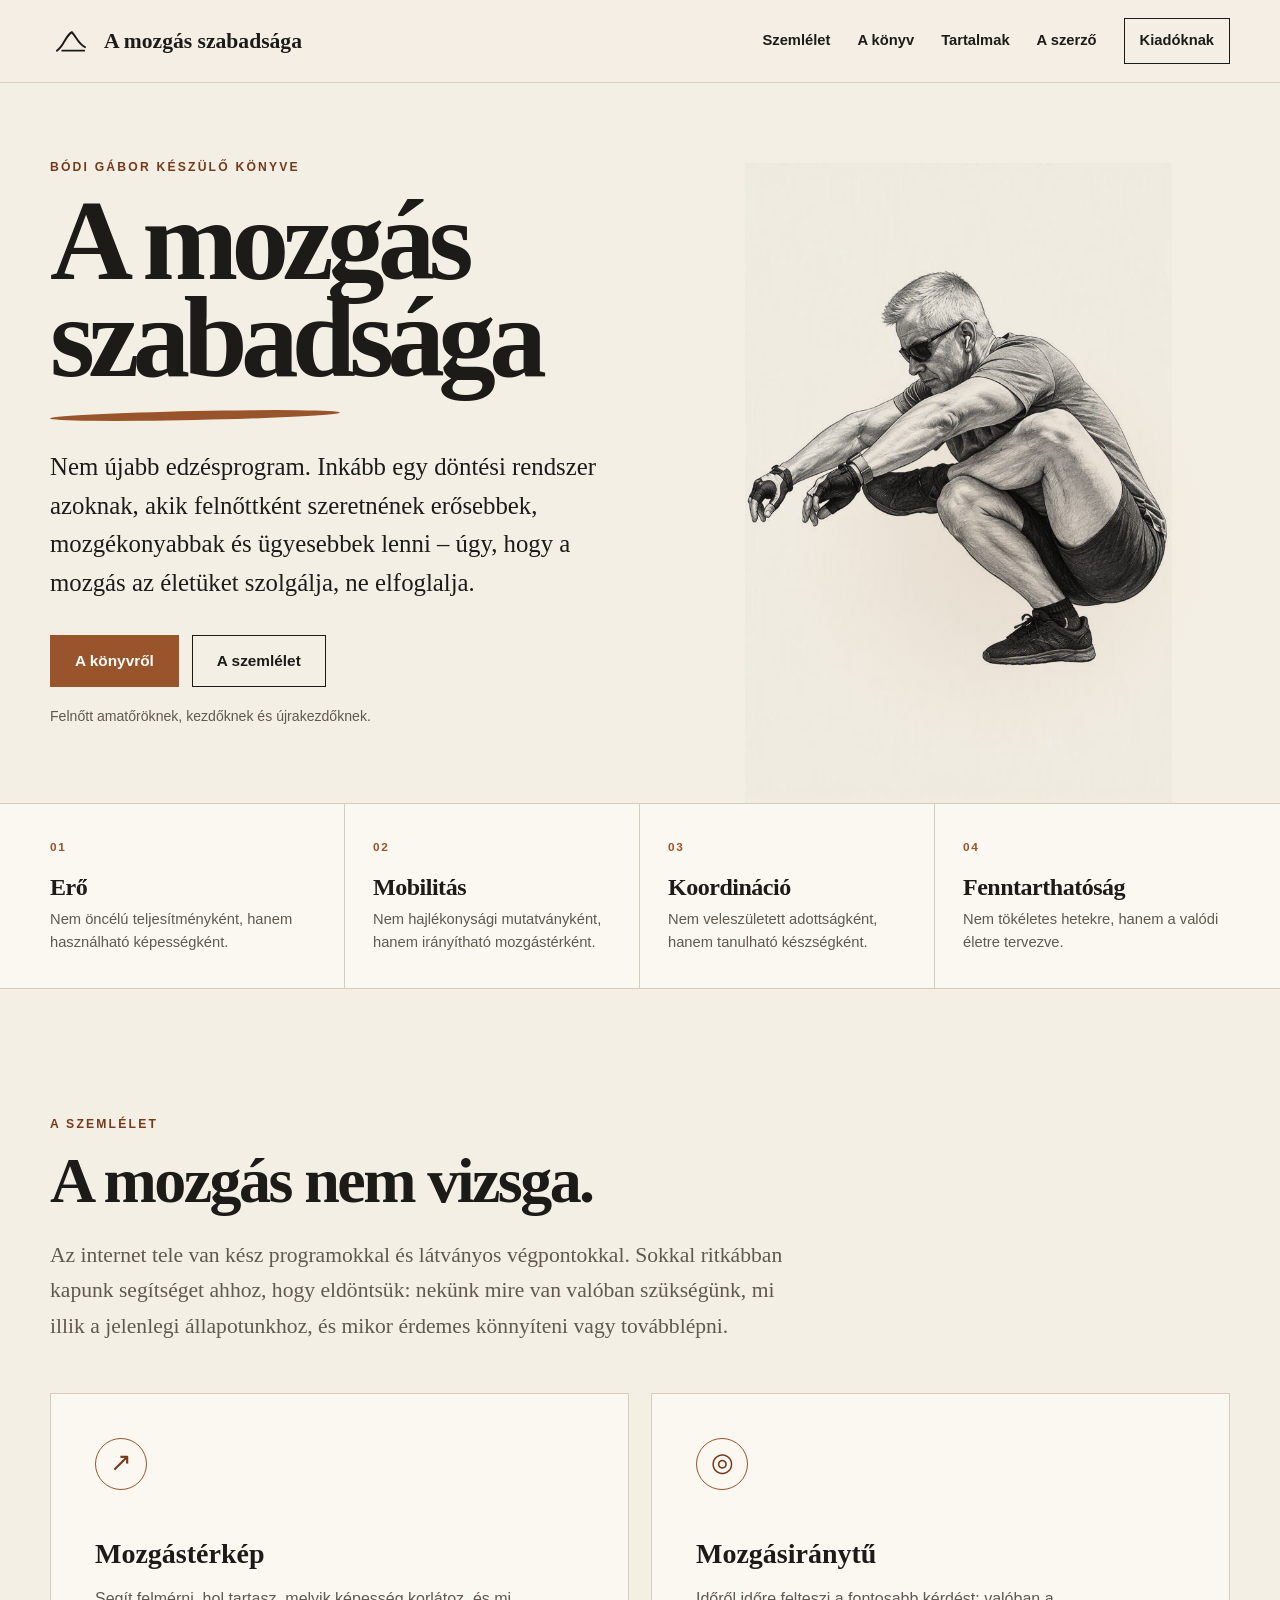
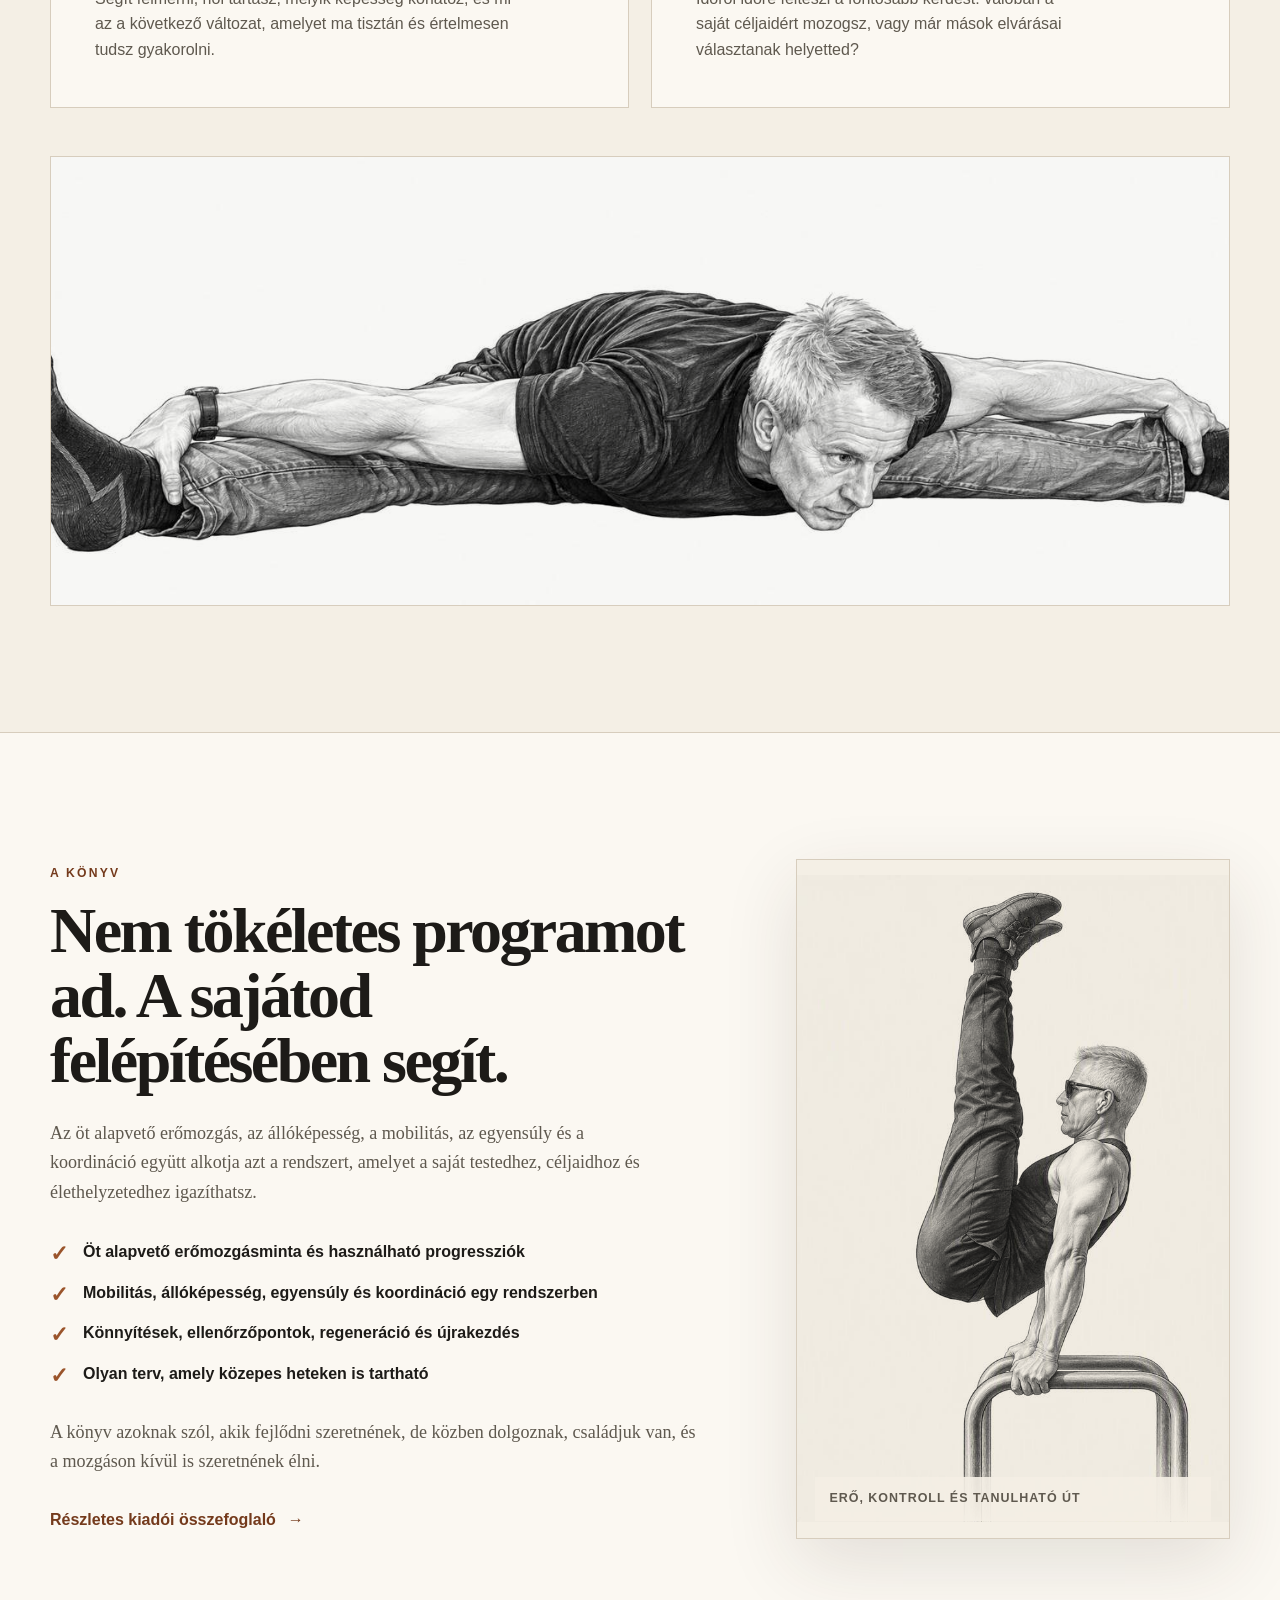
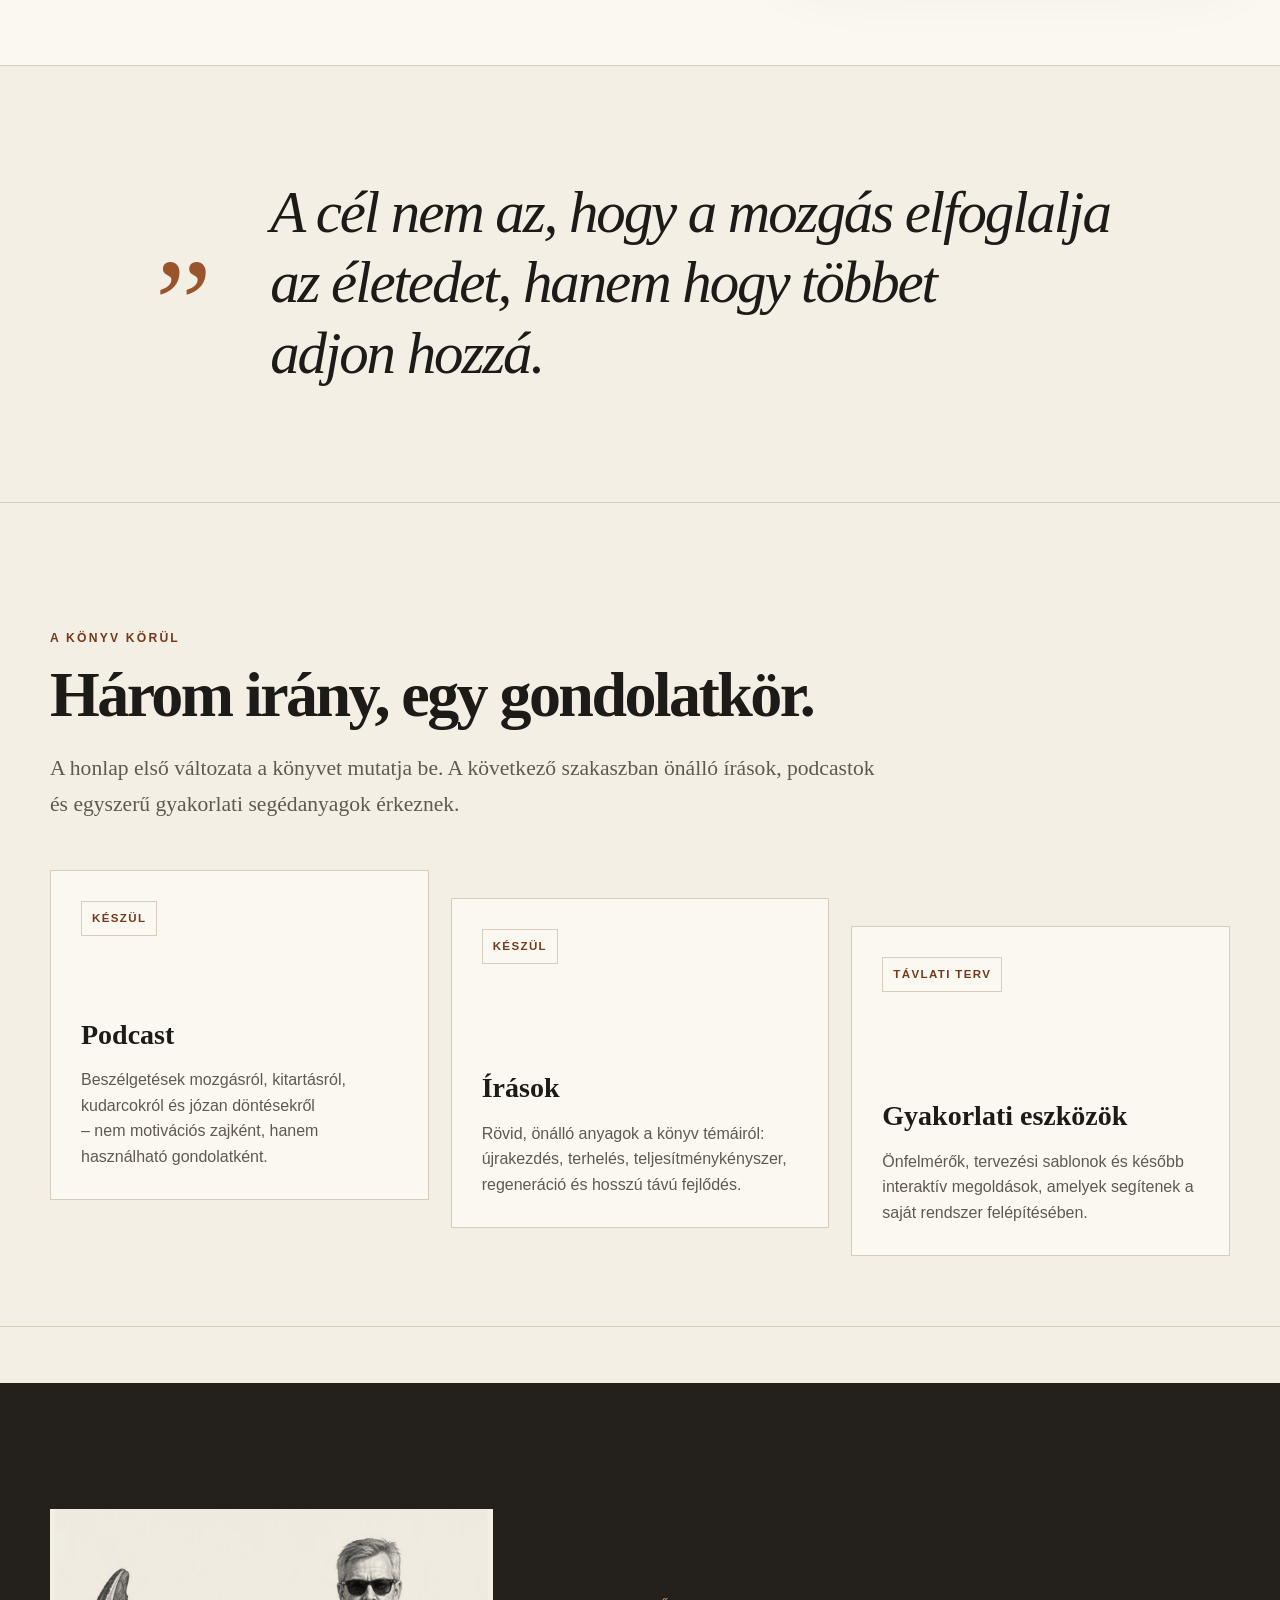
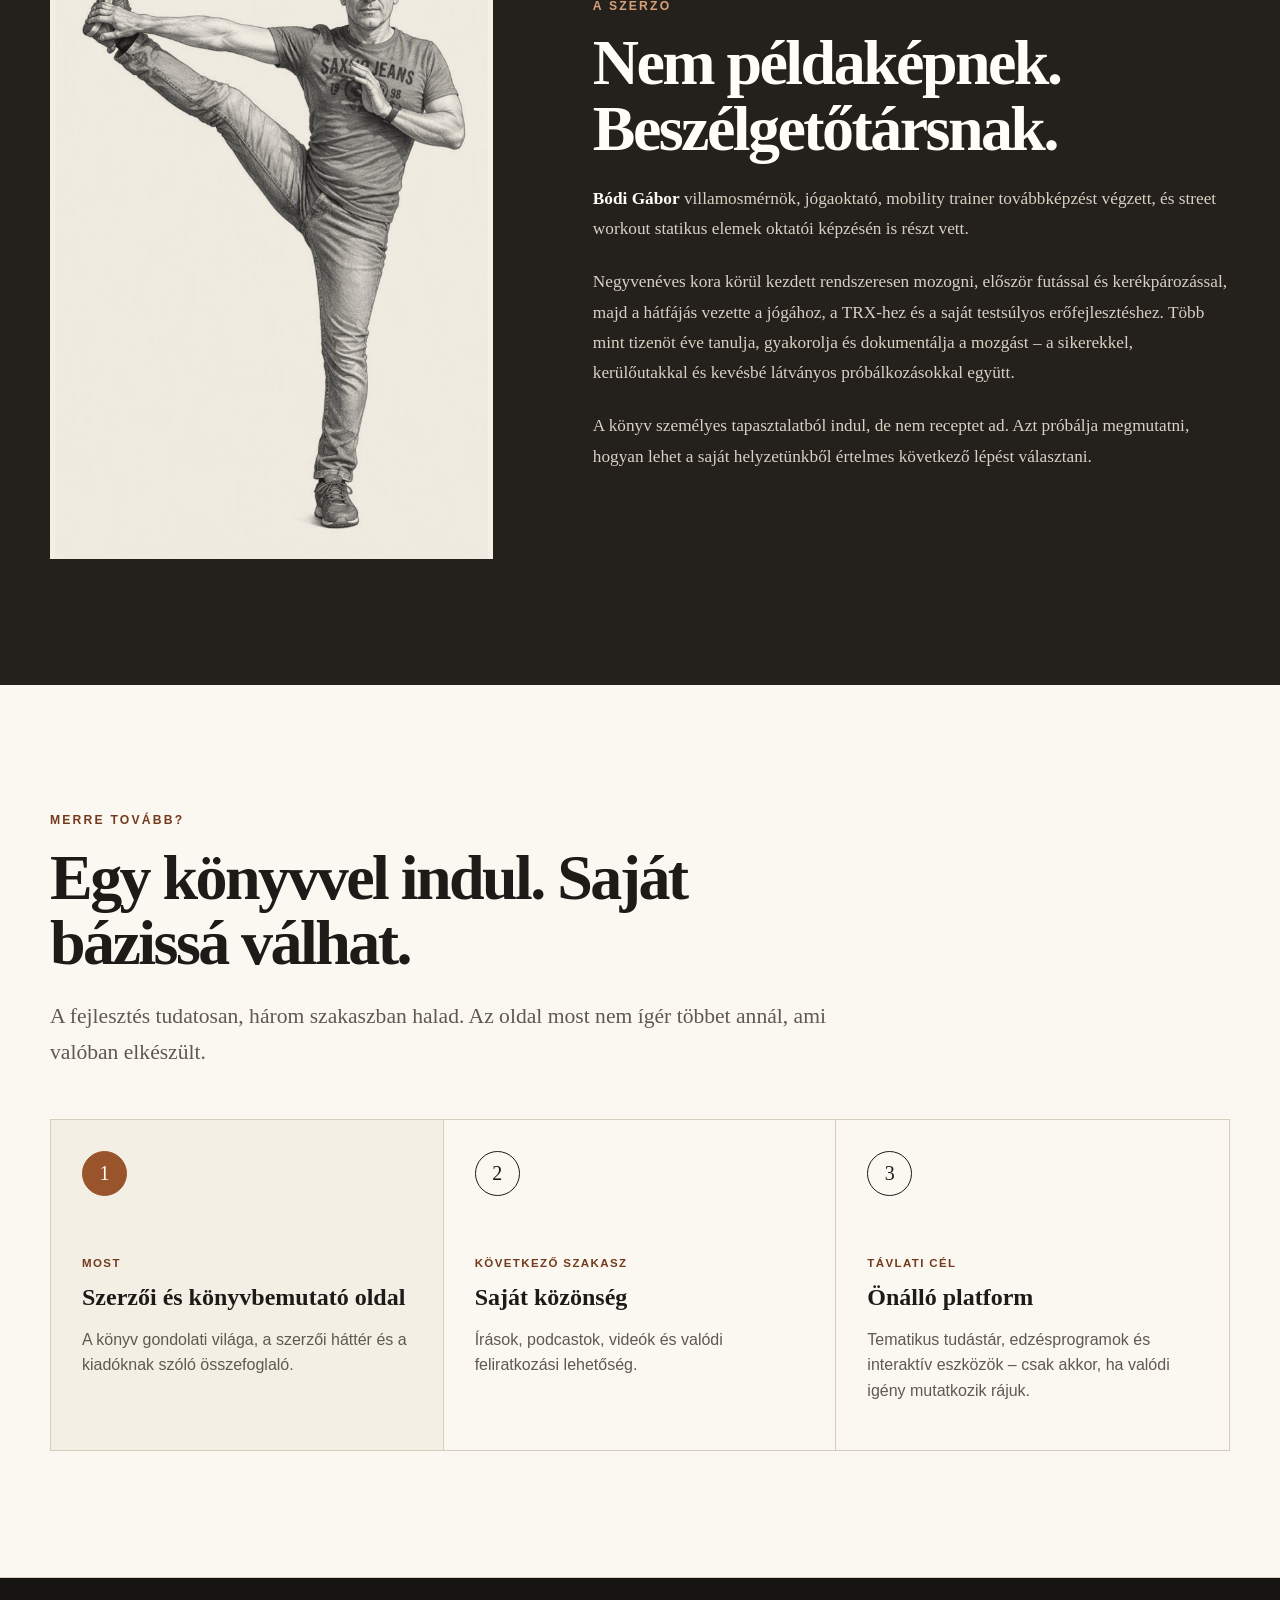
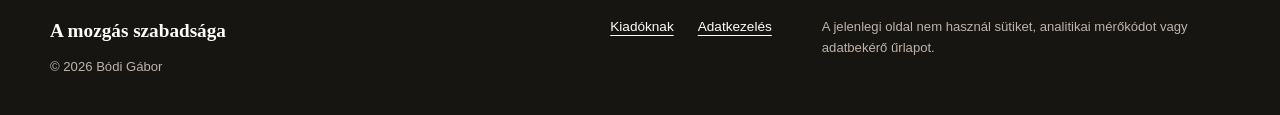
<file: index.html>
<!doctype html>
<html lang="hu">
<head>
  <meta charset="utf-8">
  <meta name="viewport" content="width=device-width, initial-scale=1">
  <title>A mozgás szabadsága – Bódi Gábor könyve</title>
  <meta name="description" content="A mozgás szabadsága készülő könyv felnőtt amatőröknek, kezdőknek és újrakezdőknek: döntési rendszer erőhöz, mobilitáshoz és fenntartható mozgáshoz.">
  <meta name="theme-color" content="#f4efe5">
  <link rel="canonical" href="https://amozgasszabadsaga.lymphater69.workers.dev/">
  <link rel="icon" href="/assets/images/favicon.svg" type="image/svg+xml">
  <link rel="manifest" href="/site.webmanifest">
  <link rel="stylesheet" href="/assets/css/styles.css">
  <meta property="og:type" content="website">
  <meta property="og:locale" content="hu_HU">
  <meta property="og:title" content="A mozgás szabadsága">
  <meta property="og:description" content="Nem újabb edzésprogram. Inkább egy döntési rendszer azoknak, akik felnőttként szeretnének hosszú távon mozogni.">
  <meta property="og:url" content="https://amozgasszabadsaga.lymphater69.workers.dev/">
  <meta property="og:image" content="https://amozgasszabadsaga.lymphater69.workers.dev/assets/images/og-cover.jpg">
  <meta property="og:image:width" content="1200">
  <meta property="og:image:height" content="630">
  <meta name="twitter:card" content="summary_large_image">
  <script type="application/ld+json">
  {
    "@context": "https://schema.org",
    "@type": "Book",
    "name": "A mozgás szabadsága",
    "author": {
      "@type": "Person",
      "name": "Bódi Gábor"
    },
    "inLanguage": "hu",
    "bookFormat": "https://schema.org/PrintBook",
    "description": "Gyakorlati ismeretterjesztő könyv a hosszú távon fenntartható mozgásról, felnőtt amatőröknek, kezdőknek és újrakezdőknek."
  }
  </script>
</head>
<body>
  <a class="skip-link" href="#tartalom">Ugrás a tartalomra</a>

  <header class="site-header" data-header>
    <div class="container header-inner">
      <a class="brand" href="/" aria-label="A mozgás szabadsága – kezdőlap">
        <span class="brand-mark" aria-hidden="true">
          <svg viewBox="0 0 48 48" role="img">
            <path d="M8 35c8-5 10-18 17-21 5 5 7 13 15 17" fill="none" stroke="currentColor" stroke-width="2.2" stroke-linecap="round"/>
            <path d="M14 35h25" fill="none" stroke="currentColor" stroke-width="2.2" stroke-linecap="round"/>
          </svg>
        </span>
        <span>A mozgás szabadsága</span>
      </a>

      <button class="menu-button" type="button" aria-expanded="false" aria-controls="primary-navigation" data-menu-button>
        <span class="sr-only">Menü megnyitása</span>
        <span></span><span></span><span></span>
      </button>

      <nav class="primary-navigation" id="primary-navigation" aria-label="Elsődleges navigáció" data-menu>
        <a href="#szemlelet">Szemlélet</a>
        <a href="#konyv">A könyv</a>
        <a href="#tartalmak">Tartalmak</a>
        <a href="#szerzo">A szerző</a>
        <a class="nav-cta" href="/kiadoknak/">Kiadóknak</a>
      </nav>
    </div>
  </header>

  <main id="tartalom">
    <section class="hero">
      <div class="container hero-grid">
        <div class="hero-copy">
          <p class="eyebrow">Bódi Gábor készülő könyve</p>
          <h1>A mozgás<br>szabadsága</h1>
          <span class="brush-line" aria-hidden="true"></span>
          <p class="hero-lead">Nem újabb edzésprogram. Inkább egy döntési rendszer azoknak, akik felnőttként szeretnének erősebbek, mozgékonyabbak és ügyesebbek lenni – úgy, hogy a mozgás az életüket szolgálja, ne elfoglalja.</p>
          <div class="button-row">
            <a class="button button-primary" href="#konyv">A könyvről</a>
            <a class="button button-secondary" href="#szemlelet">A szemlélet</a>
          </div>
          <p class="hero-note">Felnőtt amatőröknek, kezdőknek és újrakezdőknek.</p>
        </div>

        <figure class="hero-art">
          <img src="/assets/images/guggolas.jpg" width="667" height="1000" alt="Grafitillusztráció mély guggoló helyzetben végzett mozgásról" fetchpriority="high">
        </figure>
      </div>
    </section>

    <section class="principles" aria-label="A könyv négy alapelve">
      <div class="container principles-grid">
        <article>
          <span class="principle-number">01</span>
          <h2>Erő</h2>
          <p>Nem öncélú teljesítményként, hanem használható képességként.</p>
        </article>
        <article>
          <span class="principle-number">02</span>
          <h2>Mobilitás</h2>
          <p>Nem hajlékonysági mutatványként, hanem irányítható mozgástérként.</p>
        </article>
        <article>
          <span class="principle-number">03</span>
          <h2>Koordináció</h2>
          <p>Nem veleszületett adottságként, hanem tanulható készségként.</p>
        </article>
        <article>
          <span class="principle-number">04</span>
          <h2>Fenntarthatóság</h2>
          <p>Nem tökéletes hetekre, hanem a valódi életre tervezve.</p>
        </article>
      </div>
    </section>

    <section class="section" id="szemlelet">
      <div class="container">
        <div class="section-heading">
          <p class="eyebrow">A szemlélet</p>
          <h2>A mozgás nem vizsga.</h2>
          <p>Az internet tele van kész programokkal és látványos végpontokkal. Sokkal ritkábban kapunk segítséget ahhoz, hogy eldöntsük: nekünk mire van valóban szükségünk, mi illik a jelenlegi állapotunkhoz, és mikor érdemes könnyíteni vagy továbblépni.</p>
        </div>

        <div class="concept-grid">
          <article class="concept-card">
            <span class="concept-icon" aria-hidden="true">↗</span>
            <h3>Mozgástérkép</h3>
            <p>Segít felmérni, hol tartasz, melyik képesség korlátoz, és mi az a következő változat, amelyet ma tisztán és értelmesen tudsz gyakorolni.</p>
          </article>
          <article class="concept-card">
            <span class="concept-icon" aria-hidden="true">◎</span>
            <h3>Mozgásiránytű</h3>
            <p>Időről időre felteszi a fontosabb kérdést: valóban a saját céljaidért mozogsz, vagy már mások elvárásai választanak helyetted?</p>
          </article>
        </div>

        <figure class="wide-art">
          <img src="/assets/images/mobilitas-talajon.jpg" width="1600" height="533" alt="Grafitillusztráció talajon végzett széles terpeszes mobilitási gyakorlatról" loading="lazy">
        </figure>
      </div>
    </section>

    <section class="section section-muted" id="konyv">
      <div class="container book-grid">
        <div class="book-copy">
          <p class="eyebrow">A könyv</p>
          <h2>Nem tökéletes programot ad. A sajátod felépítésében segít.</h2>
          <p>Az öt alapvető erőmozgás, az állóképesség, a mobilitás, az egyensúly és a koordináció együtt alkotja azt a rendszert, amelyet a saját testedhez, céljaidhoz és élethelyzetedhez igazíthatsz.</p>
          <ul class="check-list">
            <li>Öt alapvető erőmozgásminta és használható progressziók</li>
            <li>Mobilitás, állóképesség, egyensúly és koordináció egy rendszerben</li>
            <li>Könnyítések, ellenőrzőpontok, regeneráció és újrakezdés</li>
            <li>Olyan terv, amely közepes heteken is tartható</li>
          </ul>
          <p>A könyv azoknak szól, akik fejlődni szeretnének, de közben dolgoznak, családjuk van, és a mozgáson kívül is szeretnének élni.</p>
          <a class="text-link" href="/kiadoknak/">Részletes kiadói összefoglaló <span aria-hidden="true">→</span></a>
        </div>

        <figure class="book-art">
          <span class="art-caption">Erő, kontroll és tanulható út</span>
          <img src="/assets/images/ero-korlaton.jpg" width="667" height="1000" alt="Grafitillusztráció korláton végzett kontrollált erőgyakorlatról" loading="lazy">
        </figure>
      </div>
    </section>

    <section class="quote-section">
      <div class="container">
        <blockquote>
          <span class="quote-mark" aria-hidden="true">„</span>
          <p>A cél nem az, hogy a mozgás elfoglalja az életedet, hanem hogy többet adjon hozzá.</p>
        </blockquote>
      </div>
    </section>

    <section class="section" id="tartalmak">
      <div class="container">
        <div class="section-heading section-heading-wide">
          <p class="eyebrow">A könyv körül</p>
          <h2>Három irány, egy gondolatkör.</h2>
          <p>A honlap első változata a könyvet mutatja be. A következő szakaszban önálló írások, podcastok és egyszerű gyakorlati segédanyagok érkeznek.</p>
        </div>

        <div class="content-cards">
          <article class="content-card">
            <span class="card-status">Készül</span>
            <h3>Podcast</h3>
            <p>Beszélgetések mozgásról, kitartásról, kudarcokról és józan döntésekről – nem motivációs zajként, hanem használható gondolatként.</p>
          </article>
          <article class="content-card">
            <span class="card-status">Készül</span>
            <h3>Írások</h3>
            <p>Rövid, önálló anyagok a könyv témáiról: újrakezdés, terhelés, teljesítménykényszer, regeneráció és hosszú távú fejlődés.</p>
          </article>
          <article class="content-card">
            <span class="card-status">Távlati terv</span>
            <h3>Gyakorlati eszközök</h3>
            <p>Önfelmérők, tervezési sablonok és később interaktív megoldások, amelyek segítenek a saját rendszer felépítésében.</p>
          </article>
        </div>
      </div>
    </section>

    <section class="section author-section" id="szerzo">
      <div class="container author-grid">
        <figure class="author-art">
          <img src="/assets/images/mobilitas-allva.jpg" width="667" height="1000" alt="Grafitillusztráció álló, kontrollált mobilitási gyakorlatról" loading="lazy">
        </figure>
        <div class="author-copy">
          <p class="eyebrow eyebrow-light">A szerző</p>
          <h2>Nem példaképnek. Beszélgetőtársnak.</h2>
          <p><strong>Bódi Gábor</strong> villamosmérnök, jógaoktató, mobility trainer továbbképzést végzett, és street workout statikus elemek oktatói képzésén is részt vett.</p>
          <p>Negyvenéves kora körül kezdett rendszeresen mozogni, először futással és kerékpározással, majd a hátfájás vezette a jógához, a TRX-hez és a saját testsúlyos erőfejlesztéshez. Több mint tizenöt éve tanulja, gyakorolja és dokumentálja a mozgást – a sikerekkel, kerülőutakkal és kevésbé látványos próbálkozásokkal együtt.</p>
          <p>A könyv személyes tapasztalatból indul, de nem receptet ad. Azt próbálja megmutatni, hogyan lehet a saját helyzetünkből értelmes következő lépést választani.</p>
        </div>
      </div>
    </section>

    <section class="section roadmap-section" aria-labelledby="roadmap-title">
      <div class="container">
        <div class="section-heading section-heading-wide">
          <p class="eyebrow">Merre tovább?</p>
          <h2 id="roadmap-title">Egy könyvvel indul. Saját bázissá válhat.</h2>
          <p>A fejlesztés tudatosan, három szakaszban halad. Az oldal most nem ígér többet annál, ami valóban elkészült.</p>
        </div>

        <ol class="roadmap">
          <li class="is-current">
            <span class="roadmap-number">1</span>
            <div>
              <span class="roadmap-state">Most</span>
              <h3>Szerzői és könyvbemutató oldal</h3>
              <p>A könyv gondolati világa, a szerzői háttér és a kiadóknak szóló összefoglaló.</p>
            </div>
          </li>
          <li>
            <span class="roadmap-number">2</span>
            <div>
              <span class="roadmap-state">Következő szakasz</span>
              <h3>Saját közönség</h3>
              <p>Írások, podcastok, videók és valódi feliratkozási lehetőség.</p>
            </div>
          </li>
          <li>
            <span class="roadmap-number">3</span>
            <div>
              <span class="roadmap-state">Távlati cél</span>
              <h3>Önálló platform</h3>
              <p>Tematikus tudástár, edzésprogramok és interaktív eszközök – csak akkor, ha valódi igény mutatkozik rájuk.</p>
            </div>
          </li>
        </ol>
      </div>
    </section>
  </main>

  <footer class="site-footer">
    <div class="container footer-grid">
      <div>
        <a class="footer-brand" href="/">A mozgás szabadsága</a>
        <p>© <span data-year>2026</span> Bódi Gábor</p>
      </div>
      <nav aria-label="Lábléc navigáció">
        <a href="/kiadoknak/">Kiadóknak</a>
        <a href="/adatkezeles/">Adatkezelés</a>
      </nav>
      <p class="privacy-note">A jelenlegi oldal nem használ sütiket, analitikai mérőkódot vagy adatbekérő űrlapot.</p>
    </div>
  </footer>

  <script src="/assets/js/site.js" defer></script>
</body>
</html>
</file>
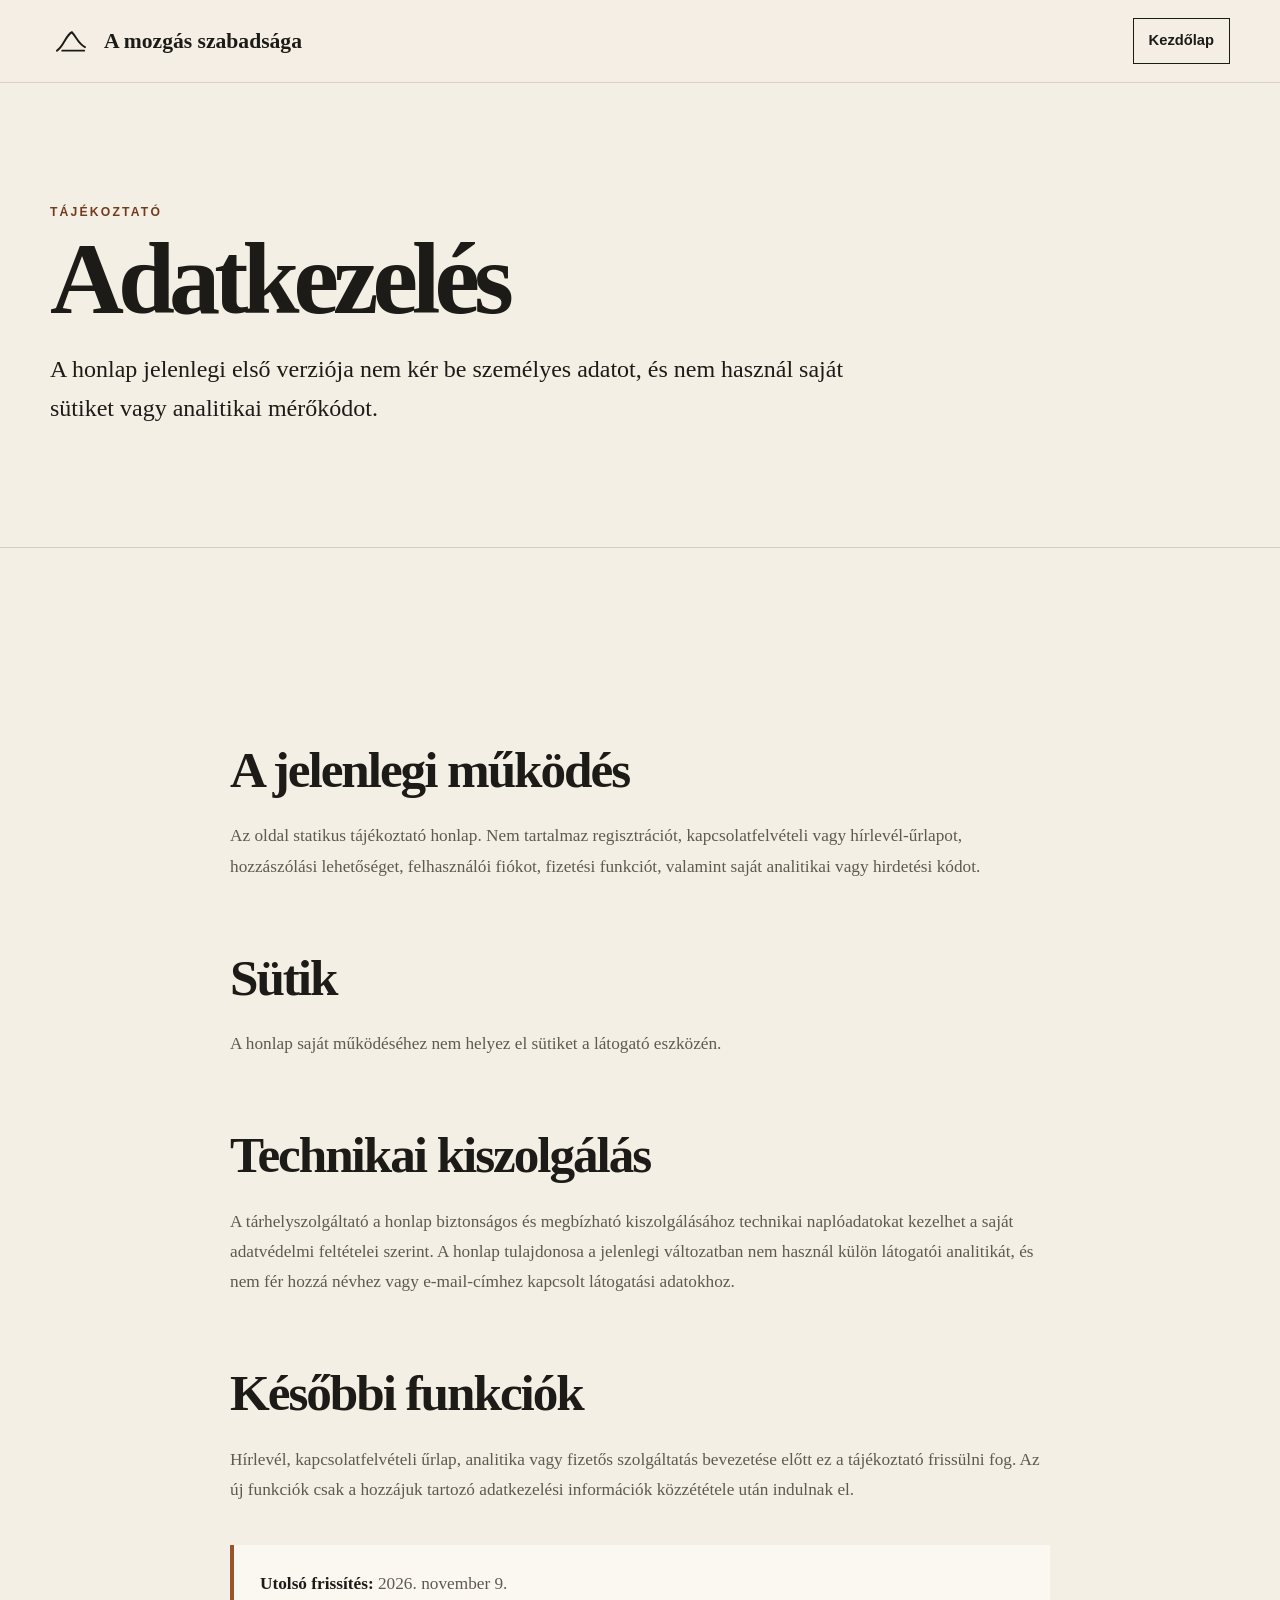
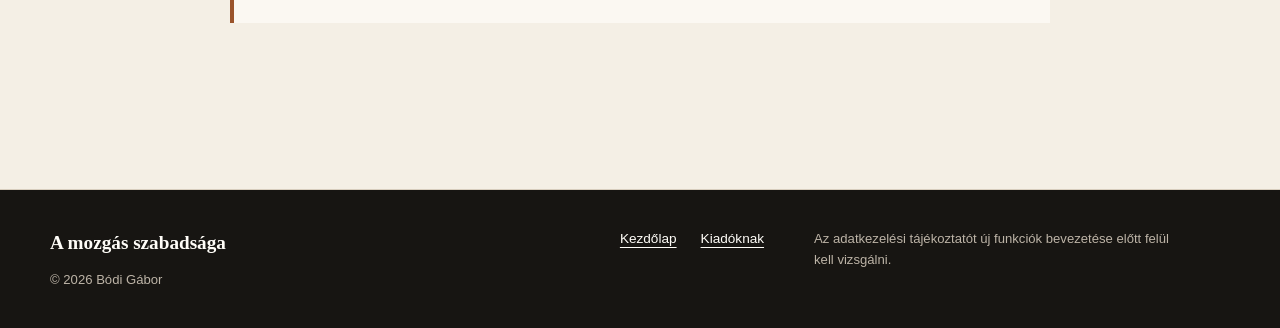
<file: adatkezeles/index.html>
<!doctype html>
<html lang="hu">
<head>
  <meta charset="utf-8">
  <meta name="viewport" content="width=device-width, initial-scale=1">
  <title>Adatkezelés – A mozgás szabadsága</title>
  <meta name="description" content="Az A mozgás szabadsága honlap jelenlegi adatkezelési tájékoztatója.">
  <meta name="theme-color" content="#f4efe5">
  <link rel="canonical" href="https://amozgasszabadsaga.lymphater69.workers.dev/adatkezeles/">
  <link rel="icon" href="/assets/images/favicon.svg" type="image/svg+xml">
  <link rel="stylesheet" href="/assets/css/styles.css">
</head>
<body>
  <a class="skip-link" href="#tartalom">Ugrás a tartalomra</a>

  <header class="site-header">
    <div class="container header-inner">
      <a class="brand" href="/" aria-label="Vissza a kezdőlapra">
        <span class="brand-mark" aria-hidden="true">
          <svg viewBox="0 0 48 48">
            <path d="M8 35c8-5 10-18 17-21 5 5 7 13 15 17" fill="none" stroke="currentColor" stroke-width="2.2" stroke-linecap="round"/>
            <path d="M14 35h25" fill="none" stroke="currentColor" stroke-width="2.2" stroke-linecap="round"/>
          </svg>
        </span>
        <span>A mozgás szabadsága</span>
      </a>
      <nav class="primary-navigation" aria-label="Adatkezelési oldal navigáció">
        <a class="nav-cta" href="/">Kezdőlap</a>
      </nav>
    </div>
  </header>

  <main id="tartalom">
    <section class="subpage-hero">
      <div class="container">
        <p class="eyebrow">Tájékoztató</p>
        <h1>Adatkezelés</h1>
        <p class="subpage-lead">A honlap jelenlegi első verziója nem kér be személyes adatot, és nem használ saját sütiket vagy analitikai mérőkódot.</p>
      </div>
    </section>

    <section class="section">
      <div class="container prose">
        <h2>A jelenlegi működés</h2>
        <p>Az oldal statikus tájékoztató honlap. Nem tartalmaz regisztrációt, kapcsolatfelvételi vagy hírlevél-űrlapot, hozzászólási lehetőséget, felhasználói fiókot, fizetési funkciót, valamint saját analitikai vagy hirdetési kódot.</p>

        <h2>Sütik</h2>
        <p>A honlap saját működéséhez nem helyez el sütiket a látogató eszközén.</p>

        <h2>Technikai kiszolgálás</h2>
        <p>A tárhelyszolgáltató a honlap biztonságos és megbízható kiszolgálásához technikai naplóadatokat kezelhet a saját adatvédelmi feltételei szerint. A honlap tulajdonosa a jelenlegi változatban nem használ külön látogatói analitikát, és nem fér hozzá névhez vagy e-mail-címhez kapcsolt látogatási adatokhoz.</p>

        <h2>Későbbi funkciók</h2>
        <p>Hírlevél, kapcsolatfelvételi űrlap, analitika vagy fizetős szolgáltatás bevezetése előtt ez a tájékoztató frissülni fog. Az új funkciók csak a hozzájuk tartozó adatkezelési információk közzététele után indulnak el.</p>

        <div class="notice">
          <p><strong>Utolsó frissítés:</strong> 2026. november 9.</p>
        </div>
      </div>
    </section>
  </main>

  <footer class="site-footer">
    <div class="container footer-grid">
      <div>
        <a class="footer-brand" href="/">A mozgás szabadsága</a>
        <p>© <span data-year>2026</span> Bódi Gábor</p>
      </div>
      <nav aria-label="Lábléc navigáció">
        <a href="/">Kezdőlap</a>
        <a href="/kiadoknak/">Kiadóknak</a>
      </nav>
      <p class="privacy-note">Az adatkezelési tájékoztatót új funkciók bevezetése előtt felül kell vizsgálni.</p>
    </div>
  </footer>

  <script src="/assets/js/site.js" defer></script>
</body>
</html>
</file>
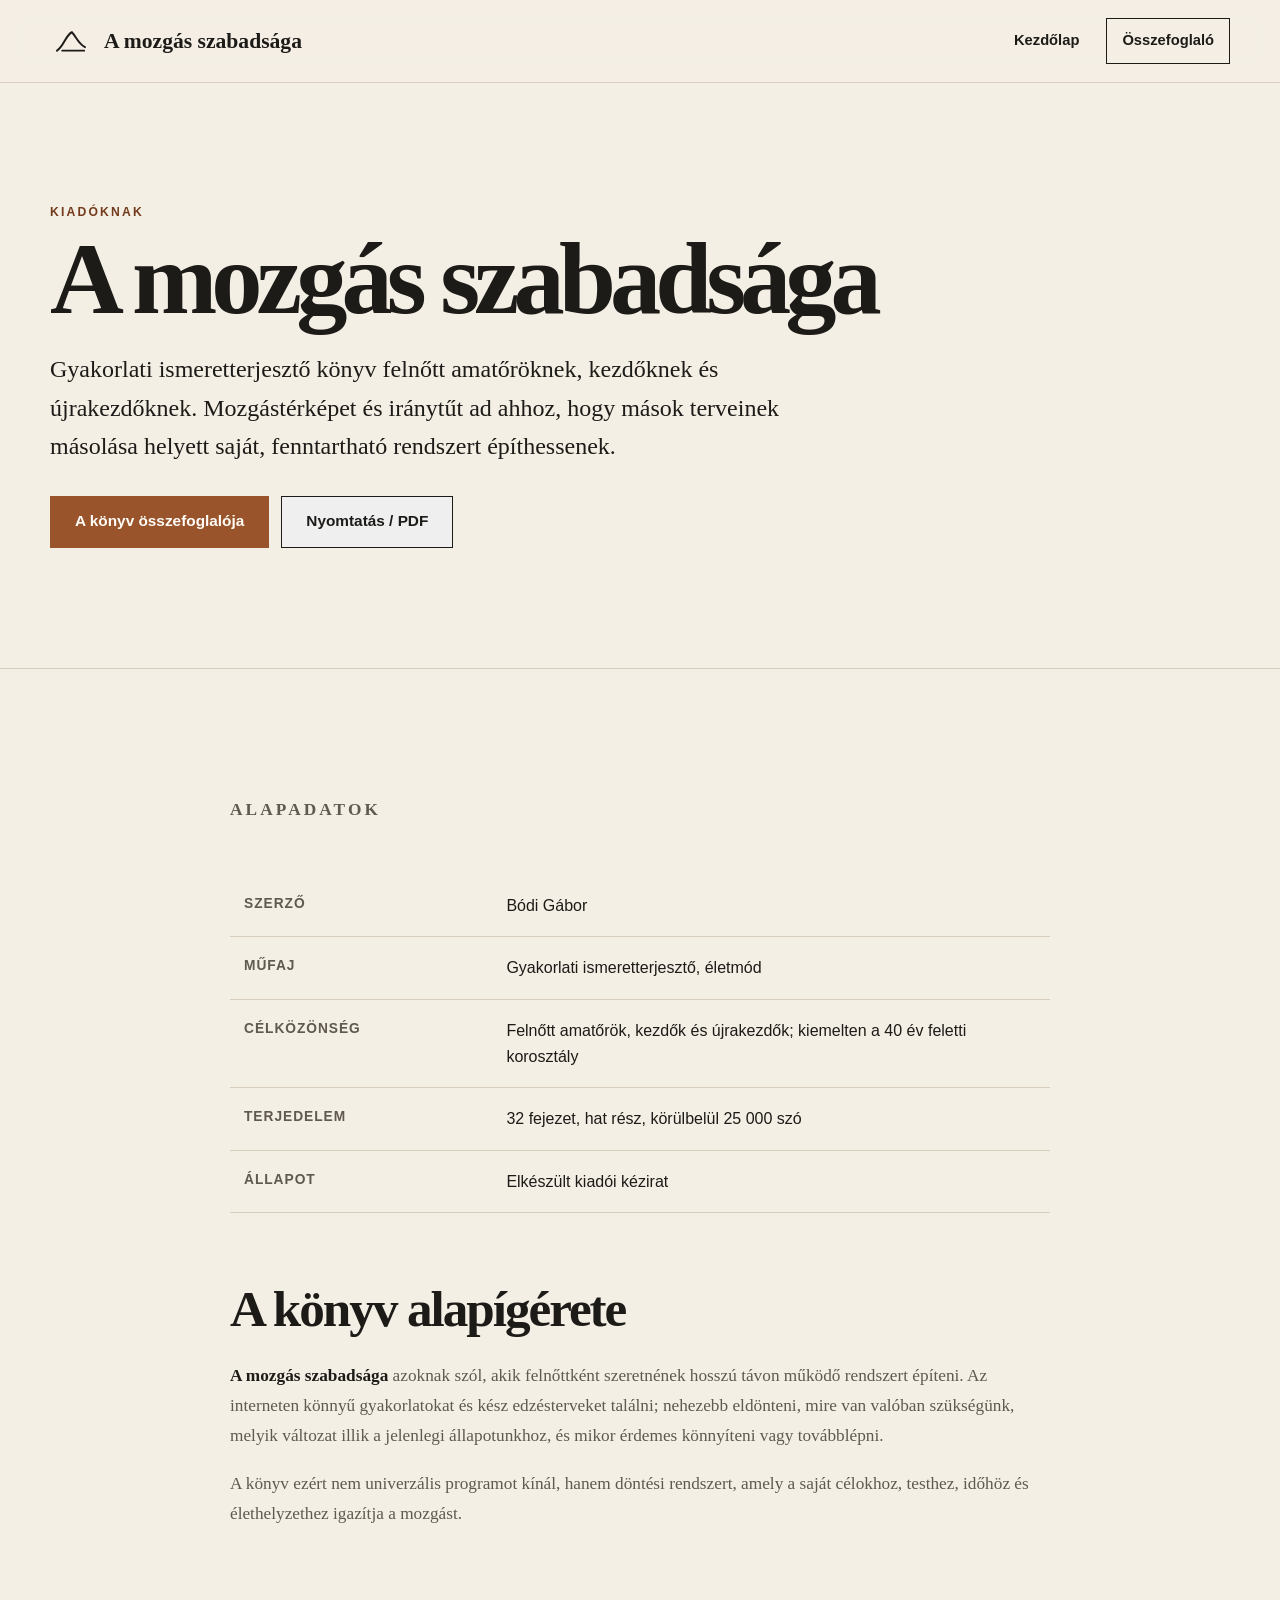
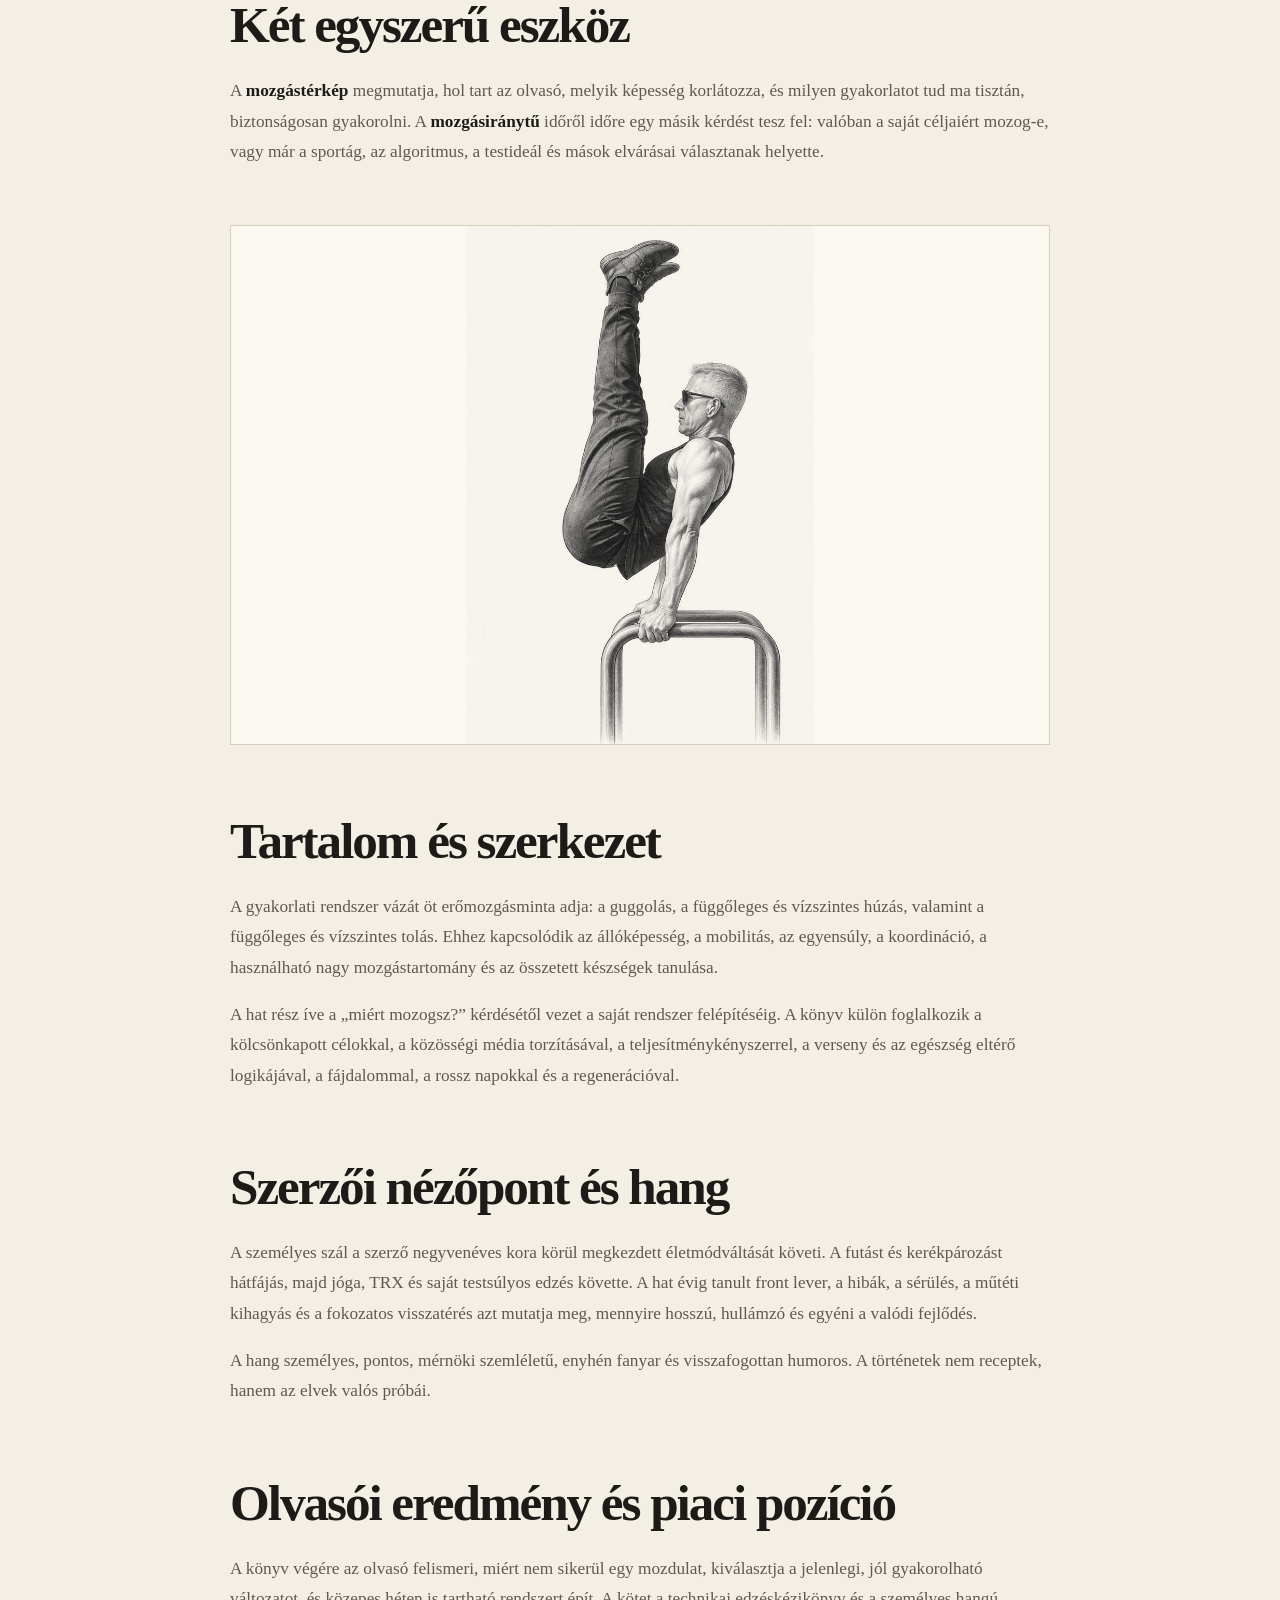
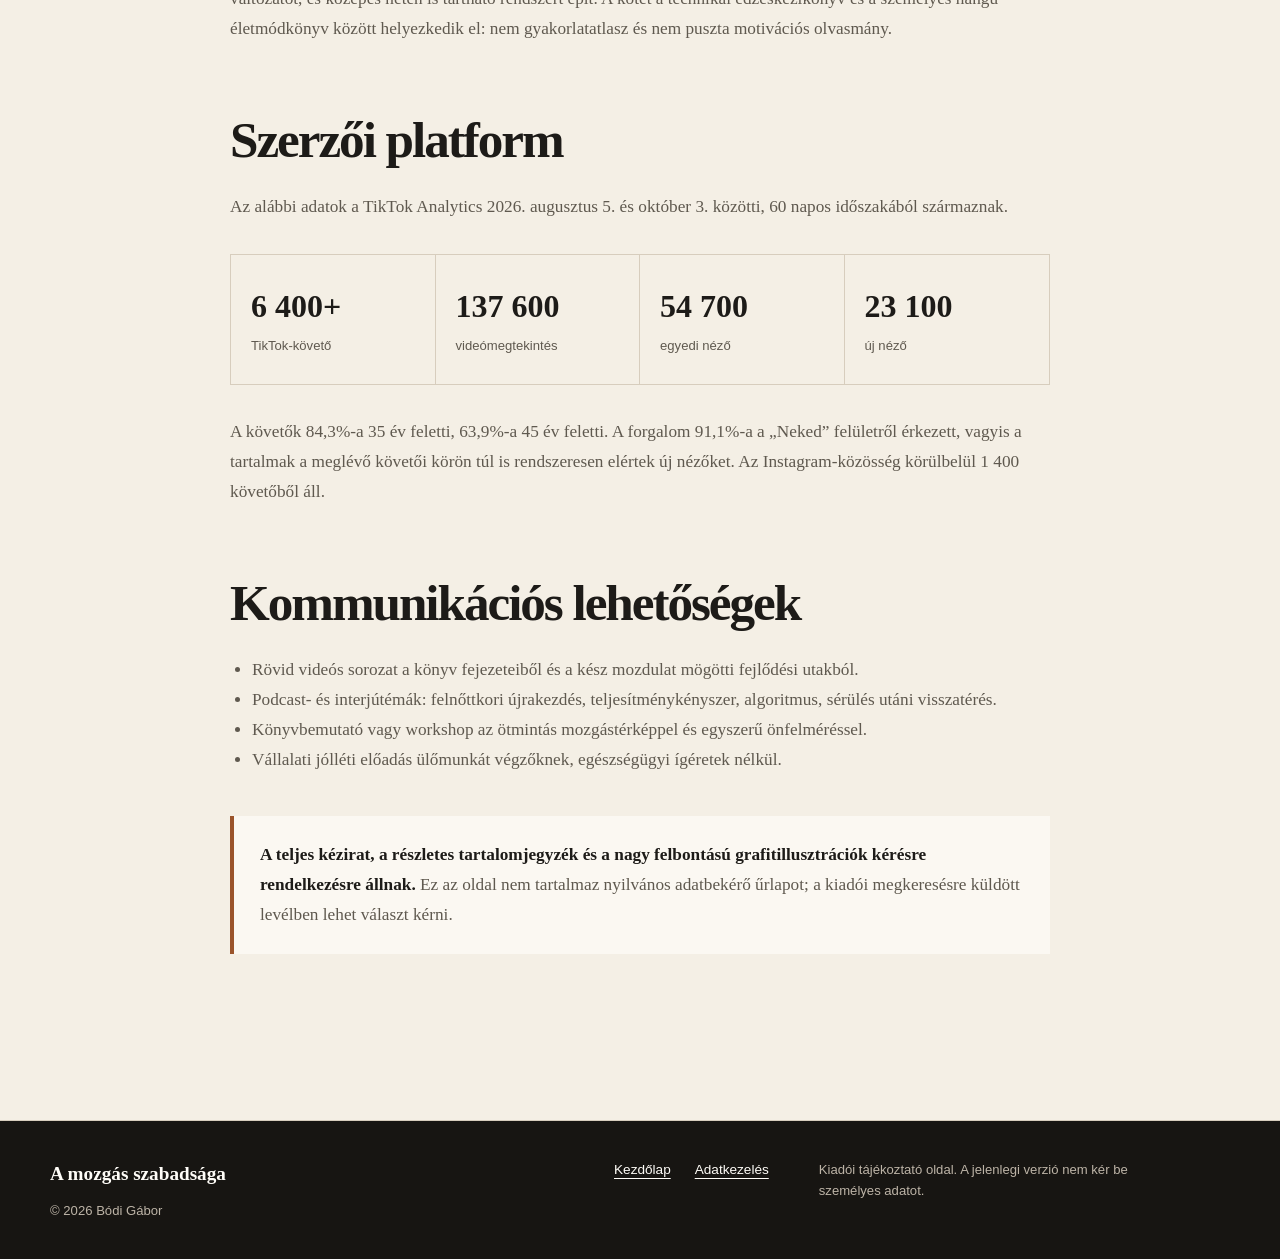
<file: kiadónak/index.html>
<!doctype html>
<html lang="hu">
<head>
  <meta charset="utf-8">
  <meta name="viewport" content="width=device-width, initial-scale=1">
  <title>Kiadóknak – A mozgás szabadsága</title>
  <meta name="description" content="Kiadói összefoglaló Bódi Gábor A mozgás szabadsága című készülő könyvéről.">
  <meta name="theme-color" content="#f4efe5">
  <link rel="canonical" href="https://amozgasszabadsaga.lymphater69.workers.dev/kiadoknak/">
  <link rel="icon" href="/assets/images/favicon.svg" type="image/svg+xml">
  <link rel="stylesheet" href="/assets/css/styles.css">
  <meta property="og:type" content="article">
  <meta property="og:locale" content="hu_HU">
  <meta property="og:title" content="Kiadóknak – A mozgás szabadsága">
  <meta property="og:description" content="Szinopszis, célközönség, szerzői háttér és platformadatok a készülő könyvhöz.">
  <meta property="og:image" content="https://amozgasszabadsaga.lymphater69.workers.dev/assets/images/og-cover.jpg">
</head>
<body>
  <a class="skip-link" href="#tartalom">Ugrás a tartalomra</a>

  <header class="site-header">
    <div class="container header-inner">
      <a class="brand" href="/" aria-label="Vissza a kezdőlapra">
        <span class="brand-mark" aria-hidden="true">
          <svg viewBox="0 0 48 48">
            <path d="M8 35c8-5 10-18 17-21 5 5 7 13 15 17" fill="none" stroke="currentColor" stroke-width="2.2" stroke-linecap="round"/>
            <path d="M14 35h25" fill="none" stroke="currentColor" stroke-width="2.2" stroke-linecap="round"/>
          </svg>
        </span>
        <span>A mozgás szabadsága</span>
      </a>
      <nav class="primary-navigation" aria-label="Kiadói oldal navigáció">
        <a href="/">Kezdőlap</a>
        <a class="nav-cta" href="#osszefoglalo">Összefoglaló</a>
      </nav>
    </div>
  </header>

  <main id="tartalom">
    <section class="subpage-hero">
      <div class="container">
        <p class="eyebrow">Kiadóknak</p>
        <h1>A mozgás szabadsága</h1>
        <p class="subpage-lead">Gyakorlati ismeretterjesztő könyv felnőtt amatőröknek, kezdőknek és újrakezdőknek. Mozgástérképet és iránytűt ad ahhoz, hogy mások terveinek másolása helyett saját, fenntartható rendszert építhessenek.</p>
        <div class="subpage-actions">
          <a class="button button-primary" href="#osszefoglalo">A könyv összefoglalója</a>
          <button class="button button-secondary" type="button" onclick="window.print()">Nyomtatás / PDF</button>
        </div>
      </div>
    </section>

    <section class="section" id="osszefoglalo">
      <div class="container prose">
        <p class="eyebrow">Alapadatok</p>
        <table class="facts-table">
          <tbody>
            <tr><th>Szerző</th><td>Bódi Gábor</td></tr>
            <tr><th>Műfaj</th><td>Gyakorlati ismeretterjesztő, életmód</td></tr>
            <tr><th>Célközönség</th><td>Felnőtt amatőrök, kezdők és újrakezdők; kiemelten a 40 év feletti korosztály</td></tr>
            <tr><th>Terjedelem</th><td>32 fejezet, hat rész, körülbelül 25 000 szó</td></tr>
            <tr><th>Állapot</th><td>Elkészült kiadói kézirat</td></tr>
          </tbody>
        </table>

        <h2>A könyv alapígérete</h2>
        <p><strong>A mozgás szabadsága</strong> azoknak szól, akik felnőttként szeretnének hosszú távon működő rendszert építeni. Az interneten könnyű gyakorlatokat és kész edzésterveket találni; nehezebb eldönteni, mire van valóban szükségünk, melyik változat illik a jelenlegi állapotunkhoz, és mikor érdemes könnyíteni vagy továbblépni.</p>
        <p>A könyv ezért nem univerzális programot kínál, hanem döntési rendszert, amely a saját célokhoz, testhez, időhöz és élethelyzethez igazítja a mozgást.</p>

        <h2>Két egyszerű eszköz</h2>
        <p>A <strong>mozgástérkép</strong> megmutatja, hol tart az olvasó, melyik képesség korlátozza, és milyen gyakorlatot tud ma tisztán, biztonságosan gyakorolni. A <strong>mozgásiránytű</strong> időről időre egy másik kérdést tesz fel: valóban a saját céljaiért mozog-e, vagy már a sportág, az algoritmus, a testideál és mások elvárásai választanak helyette.</p>

        <figure class="publisher-visual">
          <img src="/assets/images/ero-korlaton.jpg" width="667" height="1000" alt="A könyv egyik eredeti grafitillusztrációja" loading="lazy">
        </figure>

        <h2>Tartalom és szerkezet</h2>
        <p>A gyakorlati rendszer vázát öt erőmozgásminta adja: a guggolás, a függőleges és vízszintes húzás, valamint a függőleges és vízszintes tolás. Ehhez kapcsolódik az állóképesség, a mobilitás, az egyensúly, a koordináció, a használható nagy mozgástartomány és az összetett készségek tanulása.</p>
        <p>A hat rész íve a „miért mozogsz?” kérdésétől vezet a saját rendszer felépítéséig. A könyv külön foglalkozik a kölcsönkapott célokkal, a közösségi média torzításával, a teljesítménykényszerrel, a verseny és az egészség eltérő logikájával, a fájdalommal, a rossz napokkal és a regenerációval.</p>

        <h2>Szerzői nézőpont és hang</h2>
        <p>A személyes szál a szerző negyvenéves kora körül megkezdett életmódváltását követi. A futást és kerékpározást hátfájás, majd jóga, TRX és saját testsúlyos edzés követte. A hat évig tanult front lever, a hibák, a sérülés, a műtéti kihagyás és a fokozatos visszatérés azt mutatja meg, mennyire hosszú, hullámzó és egyéni a valódi fejlődés.</p>
        <p>A hang személyes, pontos, mérnöki szemléletű, enyhén fanyar és visszafogottan humoros. A történetek nem receptek, hanem az elvek valós próbái.</p>

        <h2>Olvasói eredmény és piaci pozíció</h2>
        <p>A könyv végére az olvasó felismeri, miért nem sikerül egy mozdulat, kiválasztja a jelenlegi, jól gyakorolható változatot, és közepes héten is tartható rendszert épít. A kötet a technikai edzéskézikönyv és a személyes hangú életmódkönyv között helyezkedik el: nem gyakorlatatlasz és nem puszta motivációs olvasmány.</p>

        <h2>Szerzői platform</h2>
        <p>Az alábbi adatok a TikTok Analytics 2026. augusztus 5. és október 3. közötti, 60 napos időszakából származnak.</p>
        <div class="stats-grid" aria-label="Szerzői platformadatok">
          <div class="stat"><strong>6 400+</strong><span>TikTok-követő</span></div>
          <div class="stat"><strong>137 600</strong><span>videómegtekintés</span></div>
          <div class="stat"><strong>54 700</strong><span>egyedi néző</span></div>
          <div class="stat"><strong>23 100</strong><span>új néző</span></div>
        </div>
        <p>A követők 84,3%-a 35 év feletti, 63,9%-a 45 év feletti. A forgalom 91,1%-a a „Neked” felületről érkezett, vagyis a tartalmak a meglévő követői körön túl is rendszeresen elértek új nézőket. Az Instagram-közösség körülbelül 1 400 követőből áll.</p>

        <h2>Kommunikációs lehetőségek</h2>
        <ul>
          <li>Rövid videós sorozat a könyv fejezeteiből és a kész mozdulat mögötti fejlődési utakból.</li>
          <li>Podcast- és interjútémák: felnőttkori újrakezdés, teljesítménykényszer, algoritmus, sérülés utáni visszatérés.</li>
          <li>Könyvbemutató vagy workshop az ötmintás mozgástérképpel és egyszerű önfelméréssel.</li>
          <li>Vállalati jólléti előadás ülőmunkát végzőknek, egészségügyi ígéretek nélkül.</li>
        </ul>

        <div class="notice">
          <p><strong>A teljes kézirat, a részletes tartalomjegyzék és a nagy felbontású grafitillusztrációk kérésre rendelkezésre állnak.</strong> Ez az oldal nem tartalmaz nyilvános adatbekérő űrlapot; a kiadói megkeresésre küldött levélben lehet választ kérni.</p>
        </div>
      </div>
    </section>
  </main>

  <footer class="site-footer">
    <div class="container footer-grid">
      <div>
        <a class="footer-brand" href="/">A mozgás szabadsága</a>
        <p>© <span data-year>2026</span> Bódi Gábor</p>
      </div>
      <nav aria-label="Lábléc navigáció">
        <a href="/">Kezdőlap</a>
        <a href="/adatkezeles/">Adatkezelés</a>
      </nav>
      <p class="privacy-note">Kiadói tájékoztató oldal. A jelenlegi verzió nem kér be személyes adatot.</p>
    </div>
  </footer>

  <script src="/assets/js/site.js" defer></script>
</body>
</html>
</file>
<file: assets/css/styles.css>
/* A mozgás szabadsága – v1
   Statikus, külső függőség nélküli stíluslap. */

:root {
  --paper: #f4efe5;
  --paper-light: #fbf8f2;
  --paper-muted: #ece4d7;
  --ink: #1d1b18;
  --ink-soft: #5f594f;
  --line: #d7cdbd;
  --accent: #9a542b;
  --accent-dark: #743a1c;
  --charcoal: #24211d;
  --white: #fffdf8;
  --shadow: 0 24px 70px rgba(54, 42, 29, 0.12);
  --radius: 2px;
  --container: 1180px;
  --serif: Georgia, "Times New Roman", serif;
  --sans: Arial, Helvetica, sans-serif;
}

*,
*::before,
*::after {
  box-sizing: border-box;
}

html {
  scroll-behavior: smooth;
  scroll-padding-top: 84px;
}

body {
  margin: 0;
  background: var(--paper);
  color: var(--ink);
  font-family: var(--sans);
  line-height: 1.6;
  text-rendering: optimizeLegibility;
}

body.menu-open {
  overflow: hidden;
}

img {
  display: block;
  max-width: 100%;
}

a {
  color: inherit;
}

button,
input,
textarea {
  font: inherit;
}

:focus-visible {
  outline: 3px solid var(--accent);
  outline-offset: 4px;
}

::selection {
  background: rgba(154, 84, 43, 0.22);
}

.container {
  width: min(100% - 40px, var(--container));
  margin-inline: auto;
}

.sr-only {
  position: absolute;
  width: 1px;
  height: 1px;
  padding: 0;
  margin: -1px;
  overflow: hidden;
  clip: rect(0, 0, 0, 0);
  white-space: nowrap;
  border: 0;
}

.skip-link {
  position: fixed;
  z-index: 9999;
  top: 12px;
  left: 12px;
  transform: translateY(-160%);
  background: var(--ink);
  color: var(--white);
  padding: 12px 16px;
  text-decoration: none;
}

.skip-link:focus {
  transform: translateY(0);
}

/* Header */

.site-header {
  position: sticky;
  z-index: 1000;
  top: 0;
  border-bottom: 1px solid rgba(215, 205, 189, 0.9);
  background: rgba(244, 239, 229, 0.94);
  backdrop-filter: blur(12px);
}

.header-inner {
  min-height: 82px;
  display: flex;
  align-items: center;
  justify-content: space-between;
  gap: 30px;
}

.brand {
  display: inline-flex;
  align-items: center;
  gap: 12px;
  color: var(--ink);
  font-family: var(--serif);
  font-size: clamp(1.1rem, 2vw, 1.35rem);
  font-weight: 700;
  text-decoration: none;
  white-space: nowrap;
}

.brand-mark {
  width: 42px;
  height: 42px;
  display: grid;
  place-items: center;
}

.brand-mark svg {
  width: 100%;
  height: 100%;
}

.primary-navigation {
  display: flex;
  align-items: center;
  gap: 27px;
}

.primary-navigation a {
  position: relative;
  color: var(--ink);
  font-size: 0.92rem;
  font-weight: 700;
  text-decoration: none;
}

.primary-navigation a:not(.nav-cta)::after {
  content: "";
  position: absolute;
  right: 0;
  bottom: -8px;
  left: 0;
  height: 2px;
  transform: scaleX(0);
  transform-origin: left;
  background: var(--accent);
  transition: transform 180ms ease;
}

.primary-navigation a:hover::after,
.primary-navigation a:focus-visible::after {
  transform: scaleX(1);
}

.primary-navigation .nav-cta {
  border: 1px solid var(--ink);
  padding: 10px 15px;
  transition: background 180ms ease, color 180ms ease;
}

.primary-navigation .nav-cta:hover {
  background: var(--ink);
  color: var(--white);
}

.menu-button {
  display: none;
  width: 46px;
  height: 46px;
  border: 1px solid var(--ink);
  background: transparent;
  cursor: pointer;
}

.menu-button span:not(.sr-only) {
  display: block;
  width: 21px;
  height: 2px;
  margin: 4px auto;
  background: var(--ink);
  transition: transform 180ms ease, opacity 180ms ease;
}

.menu-button[aria-expanded="true"] span:nth-of-type(2) {
  transform: translateY(6px) rotate(45deg);
}

.menu-button[aria-expanded="true"] span:nth-of-type(3) {
  opacity: 0;
}

.menu-button[aria-expanded="true"] span:nth-of-type(4) {
  transform: translateY(-6px) rotate(-45deg);
}

/* Common typography */

.eyebrow {
  margin: 0 0 14px;
  color: var(--accent-dark);
  font-size: 0.76rem;
  font-weight: 800;
  letter-spacing: 0.18em;
  text-transform: uppercase;
}

.eyebrow-light {
  color: #d9a078;
}

h1,
h2,
h3,
blockquote {
  font-family: var(--serif);
}

h1,
h2,
h3,
p {
  text-wrap: pretty;
}

h1 {
  margin: 0;
  font-size: clamp(4rem, 9vw, 7.4rem);
  font-weight: 700;
  letter-spacing: -0.058em;
  line-height: 0.84;
}

h2 {
  margin: 0;
  font-size: clamp(2.4rem, 5vw, 4.25rem);
  letter-spacing: -0.04em;
  line-height: 1.02;
}

h3 {
  margin: 0;
  font-size: 1.75rem;
  line-height: 1.15;
}

.section {
  padding-block: clamp(76px, 10vw, 126px);
  border-bottom: 1px solid var(--line);
}

.section-muted {
  background: var(--paper-light);
}

.section-heading {
  max-width: 760px;
  margin-bottom: 48px;
}

.section-heading-wide {
  max-width: 840px;
}

.section-heading > p:last-child {
  margin: 24px 0 0;
  color: var(--ink-soft);
  font-family: var(--serif);
  font-size: clamp(1.15rem, 2vw, 1.35rem);
  line-height: 1.65;
}

/* Hero */

.hero {
  overflow: hidden;
  border-bottom: 1px solid var(--line);
}

.hero-grid {
  min-height: 720px;
  display: grid;
  grid-template-columns: minmax(0, 1.04fr) minmax(360px, 0.96fr);
  align-items: center;
  gap: 48px;
}

.hero-copy {
  padding-block: 74px;
}

.brush-line {
  display: block;
  width: min(290px, 72%);
  height: 9px;
  margin: 26px 0 28px;
  border-radius: 50%;
  background: var(--accent);
  transform: rotate(-1.2deg);
}

.hero-lead {
  max-width: 690px;
  margin: 0;
  font-family: var(--serif);
  font-size: clamp(1.22rem, 2.2vw, 1.55rem);
  line-height: 1.55;
}

.button-row {
  display: flex;
  flex-wrap: wrap;
  gap: 13px;
  margin-top: 33px;
}

.button {
  min-height: 52px;
  display: inline-flex;
  align-items: center;
  justify-content: center;
  padding-inline: 24px;
  border: 1px solid var(--ink);
  color: var(--ink);
  font-size: 0.96rem;
  font-weight: 800;
  text-decoration: none;
  transition: transform 160ms ease, background 160ms ease, color 160ms ease;
}

.button:hover {
  transform: translateY(-2px);
}

.button-primary {
  border-color: var(--accent);
  background: var(--accent);
  color: var(--white);
}

.button-primary:hover {
  background: var(--accent-dark);
}

.button-secondary:hover {
  background: var(--ink);
  color: var(--white);
}

.hero-note {
  margin: 18px 0 0;
  color: var(--ink-soft);
  font-size: 0.88rem;
}

.hero-art {
  position: relative;
  align-self: end;
  height: 640px;
  margin: 0;
}

.hero-art::before {
  content: "";
  position: absolute;
  z-index: -1;
  right: 2%;
  bottom: 7%;
  width: 80%;
  aspect-ratio: 1;
  border-radius: 50%;
  background: radial-gradient(circle, rgba(154, 84, 43, 0.11), transparent 69%);
}

.hero-art img {
  width: 100%;
  height: 100%;
  object-fit: contain;
  object-position: center bottom;
  mix-blend-mode: multiply;
}

/* Principles */

.principles {
  border-bottom: 1px solid var(--line);
  background: var(--paper-light);
}

.principles-grid {
  display: grid;
  grid-template-columns: repeat(4, minmax(0, 1fr));
}

.principles article {
  min-height: 182px;
  padding: 34px 28px;
  border-right: 1px solid var(--line);
}

.principles article:first-child {
  padding-left: 0;
}

.principles article:last-child {
  border-right: 0;
  padding-right: 0;
}

.principle-number {
  display: block;
  margin-bottom: 18px;
  color: var(--accent);
  font-size: 0.74rem;
  font-weight: 800;
  letter-spacing: 0.14em;
}

.principles h2 {
  font-size: 1.5rem;
  letter-spacing: -0.02em;
}

.principles p {
  margin: 9px 0 0;
  color: var(--ink-soft);
  font-size: 0.92rem;
  line-height: 1.55;
}

/* Concept section */

.concept-grid {
  display: grid;
  grid-template-columns: repeat(2, minmax(0, 1fr));
  gap: 22px;
  margin-bottom: 48px;
}

.concept-card {
  min-height: 300px;
  padding: clamp(28px, 4vw, 44px);
  border: 1px solid var(--line);
  background: var(--paper-light);
}

.concept-icon {
  width: 52px;
  height: 52px;
  display: grid;
  place-items: center;
  margin-bottom: 48px;
  border: 1px solid var(--accent);
  border-radius: 50%;
  color: var(--accent-dark);
  font-family: var(--serif);
  font-size: 1.6rem;
}

.concept-card p {
  max-width: 48ch;
  margin: 16px 0 0;
  color: var(--ink-soft);
}

.wide-art {
  height: min(39vw, 450px);
  min-height: 270px;
  margin: 0;
  overflow: hidden;
  border: 1px solid var(--line);
  background: #f8f8f6;
}

.wide-art img {
  width: 100%;
  height: 100%;
  object-fit: cover;
  object-position: center;
  mix-blend-mode: multiply;
}

/* Book */

.book-grid {
  display: grid;
  grid-template-columns: minmax(0, 1.08fr) minmax(340px, 0.72fr);
  align-items: center;
  gap: clamp(48px, 8vw, 96px);
}

.book-copy > p:not(.eyebrow) {
  max-width: 650px;
  margin: 25px 0 0;
  color: var(--ink-soft);
  font-family: var(--serif);
  font-size: 1.13rem;
  line-height: 1.65;
}

.check-list {
  display: grid;
  gap: 15px;
  margin: 31px 0;
  padding: 0;
  list-style: none;
}

.check-list li {
  position: relative;
  padding-left: 33px;
  font-weight: 700;
}

.check-list li::before {
  content: "✓";
  position: absolute;
  left: 0;
  top: -2px;
  color: var(--accent);
  font-size: 1.35rem;
}

.text-link {
  display: inline-flex;
  gap: 12px;
  align-items: center;
  margin-top: 30px;
  color: var(--accent-dark);
  font-weight: 800;
  text-decoration: none;
}

.text-link span {
  transition: transform 160ms ease;
}

.text-link:hover span {
  transform: translateX(5px);
}

.book-art {
  position: relative;
  height: 680px;
  margin: 0;
  overflow: hidden;
  border: 1px solid var(--line);
  background: var(--paper);
  box-shadow: var(--shadow);
}

.book-art img {
  width: 100%;
  height: 100%;
  object-fit: contain;
  mix-blend-mode: multiply;
}

.art-caption {
  position: absolute;
  z-index: 1;
  right: 18px;
  bottom: 17px;
  left: 18px;
  padding: 12px 14px;
  background: rgba(244, 239, 229, 0.91);
  color: var(--ink-soft);
  font-size: 0.78rem;
  font-weight: 700;
  letter-spacing: 0.08em;
  text-transform: uppercase;
}

/* Quote */

.quote-section {
  padding-block: clamp(74px, 9vw, 112px);
  border-bottom: 1px solid var(--line);
}

.quote-section blockquote {
  position: relative;
  max-width: 970px;
  margin: 0 auto;
  padding-left: clamp(62px, 9vw, 130px);
}

.quote-section p {
  margin: 0;
  font-size: clamp(2rem, 4.6vw, 4rem);
  font-style: italic;
  letter-spacing: -0.035em;
  line-height: 1.2;
}

.quote-mark {
  position: absolute;
  top: -10px;
  left: 0;
  color: var(--accent);
  font-size: clamp(5rem, 10vw, 8rem);
  line-height: 1;
}

/* Content cards */

.content-cards {
  display: grid;
  grid-template-columns: repeat(3, minmax(0, 1fr));
  gap: 22px;
}

.content-card {
  min-height: 330px;
  display: flex;
  flex-direction: column;
  padding: 30px;
  border: 1px solid var(--line);
  background: var(--paper-light);
}

.content-card:nth-child(2) {
  transform: translateY(28px);
}

.content-card:nth-child(3) {
  transform: translateY(56px);
}

.card-status {
  width: fit-content;
  margin-bottom: auto;
  padding: 7px 10px;
  border: 1px solid var(--line);
  color: var(--accent-dark);
  font-size: 0.72rem;
  font-weight: 800;
  letter-spacing: 0.12em;
  text-transform: uppercase;
}

.content-card h3 {
  margin-top: 50px;
}

.content-card p {
  margin: 16px 0 0;
  color: var(--ink-soft);
}

/* Author */

.author-section {
  margin-top: 56px;
  border-bottom: 0;
  background: var(--charcoal);
  color: var(--white);
}

.author-grid {
  display: grid;
  grid-template-columns: minmax(320px, 0.82fr) minmax(0, 1.18fr);
  align-items: center;
  gap: clamp(50px, 8vw, 100px);
}

.author-art {
  height: 650px;
  margin: 0;
  overflow: hidden;
  background: var(--paper);
}

.author-art img {
  width: 100%;
  height: 100%;
  object-fit: contain;
  mix-blend-mode: multiply;
}

.author-copy p:not(.eyebrow) {
  max-width: 680px;
  margin: 23px 0 0;
  color: #d9d0c3;
  font-family: var(--serif);
  font-size: 1.08rem;
  line-height: 1.75;
}

.author-copy strong {
  color: var(--white);
}

/* Roadmap */

.roadmap-section {
  background: var(--paper-light);
}

.roadmap {
  display: grid;
  grid-template-columns: repeat(3, minmax(0, 1fr));
  margin: 0;
  padding: 0;
  list-style: none;
  border: 1px solid var(--line);
}

.roadmap li {
  min-height: 330px;
  padding: 31px;
  border-right: 1px solid var(--line);
}

.roadmap li:last-child {
  border-right: 0;
}

.roadmap li.is-current {
  background: var(--paper);
}

.roadmap-number {
  width: 45px;
  height: 45px;
  display: grid;
  place-items: center;
  margin-bottom: 58px;
  border: 1px solid var(--ink);
  border-radius: 50%;
  font-family: var(--serif);
  font-size: 1.25rem;
}

.is-current .roadmap-number {
  border-color: var(--accent);
  background: var(--accent);
  color: var(--white);
}

.roadmap-state {
  display: block;
  margin-bottom: 12px;
  color: var(--accent-dark);
  font-size: 0.72rem;
  font-weight: 800;
  letter-spacing: 0.12em;
  text-transform: uppercase;
}

.roadmap h3 {
  font-size: 1.5rem;
}

.roadmap p {
  margin: 15px 0 0;
  color: var(--ink-soft);
}

/* Footer */

.site-footer {
  padding-block: 38px;
  background: #171512;
  color: #bdb4a7;
}

.footer-grid {
  display: grid;
  grid-template-columns: 1fr auto minmax(260px, 0.8fr);
  align-items: start;
  gap: 50px;
}

.footer-brand {
  color: var(--white);
  font-family: var(--serif);
  font-size: 1.2rem;
  font-weight: 700;
  text-decoration: none;
}

.site-footer p {
  margin: 10px 0 0;
  font-size: 0.82rem;
}

.site-footer nav {
  display: flex;
  gap: 24px;
}

.site-footer nav a {
  color: var(--white);
  font-size: 0.85rem;
  text-underline-offset: 4px;
}

.privacy-note {
  margin-top: 0 !important;
  line-height: 1.6;
}

/* Subpages */

.subpage-hero {
  padding-block: clamp(70px, 10vw, 120px);
  border-bottom: 1px solid var(--line);
}

.subpage-hero h1 {
  max-width: 900px;
  font-size: clamp(3.4rem, 8vw, 6.6rem);
}

.subpage-lead {
  max-width: 800px;
  margin: 28px 0 0;
  font-family: var(--serif);
  font-size: clamp(1.2rem, 2.3vw, 1.5rem);
}

.subpage-actions {
  display: flex;
  flex-wrap: wrap;
  gap: 12px;
  margin-top: 30px;
}

.prose {
  max-width: 820px;
}

.prose h2 {
  margin: 70px 0 25px;
  font-size: clamp(2rem, 4vw, 3.2rem);
}

.prose h3 {
  margin: 38px 0 14px;
}

.prose p,
.prose li {
  color: var(--ink-soft);
  font-family: var(--serif);
  font-size: 1.08rem;
  line-height: 1.75;
}

.prose strong {
  color: var(--ink);
}

.prose ul {
  padding-left: 22px;
}

.facts-table {
  width: 100%;
  margin: 50px 0 0;
  border-collapse: collapse;
}

.facts-table th,
.facts-table td {
  padding: 18px 14px;
  border-bottom: 1px solid var(--line);
  text-align: left;
  vertical-align: top;
}

.facts-table th {
  width: 32%;
  color: var(--ink-soft);
  font-size: 0.86rem;
  text-transform: uppercase;
  letter-spacing: 0.07em;
}

.stats-grid {
  display: grid;
  grid-template-columns: repeat(4, minmax(0, 1fr));
  margin: 32px 0;
  border: 1px solid var(--line);
}

.stat {
  padding: 26px 20px;
  border-right: 1px solid var(--line);
}

.stat:last-child {
  border-right: 0;
}

.stat strong {
  display: block;
  color: var(--ink);
  font-family: var(--serif);
  font-size: 2rem;
}

.stat span {
  color: var(--ink-soft);
  font-size: 0.82rem;
}

.publisher-visual {
  height: 520px;
  margin: 58px 0;
  overflow: hidden;
  border: 1px solid var(--line);
  background: var(--paper-light);
}

.publisher-visual img {
  width: 100%;
  height: 100%;
  object-fit: contain;
  mix-blend-mode: multiply;
}

.notice {
  margin: 40px 0;
  padding: 24px 26px;
  border-left: 4px solid var(--accent);
  background: var(--paper-light);
}

.notice p {
  margin: 0;
}

/* 404 */

.not-found {
  min-height: 75vh;
  display: grid;
  place-items: center;
  text-align: center;
}

.not-found h1 {
  font-size: clamp(5rem, 14vw, 10rem);
}

.not-found p {
  max-width: 560px;
  margin: 20px auto 30px;
  color: var(--ink-soft);
  font-family: var(--serif);
  font-size: 1.2rem;
}

/* Responsive */

@media (max-width: 980px) {
  .menu-button {
    display: block;
  }

  .primary-navigation {
    position: fixed;
    z-index: 999;
    top: 82px;
    right: 0;
    left: 0;
    display: grid;
    gap: 0;
    padding: 16px 20px 28px;
    border-bottom: 1px solid var(--line);
    background: var(--paper);
    box-shadow: 0 24px 50px rgba(34, 28, 22, 0.15);
    transform: translateY(-130%);
    visibility: hidden;
    transition: transform 220ms ease, visibility 220ms ease;
  }

  .primary-navigation.is-open {
    transform: translateY(0);
    visibility: visible;
  }

  .primary-navigation a {
    padding: 14px 4px;
    border-bottom: 1px solid var(--line);
  }

  .primary-navigation a::after {
    display: none;
  }

  .primary-navigation .nav-cta {
    margin-top: 14px;
    border: 1px solid var(--ink);
    text-align: center;
  }

  .hero-grid {
    min-height: auto;
    grid-template-columns: 1fr;
    gap: 0;
  }

  .hero-copy {
    padding: 62px 0 20px;
  }

  .hero-art {
    width: min(100%, 620px);
    height: 500px;
    justify-self: center;
  }

  .principles-grid {
    grid-template-columns: repeat(2, minmax(0, 1fr));
  }

  .principles article:nth-child(2) {
    border-right: 0;
  }

  .principles article:nth-child(-n + 2) {
    border-bottom: 1px solid var(--line);
  }

  .principles article:first-child {
    padding-left: 28px;
  }

  .principles article:last-child {
    padding-right: 28px;
  }

  .book-grid,
  .author-grid {
    grid-template-columns: 1fr;
  }

  .book-art {
    width: min(100%, 590px);
    justify-self: center;
  }

  .author-art {
    width: min(100%, 590px);
    height: 560px;
    justify-self: center;
  }

  .content-card:nth-child(2),
  .content-card:nth-child(3) {
    transform: none;
  }

  .author-section {
    margin-top: 0;
  }

  .footer-grid {
    grid-template-columns: 1fr 1fr;
  }

  .privacy-note {
    grid-column: 1 / -1;
  }
}

@media (max-width: 760px) {
  html {
    scroll-padding-top: 72px;
  }

  .container {
    width: min(100% - 30px, var(--container));
  }

  .header-inner {
    min-height: 72px;
  }

  .brand {
    font-size: 1.03rem;
  }

  .brand-mark {
    width: 36px;
    height: 36px;
  }

  .primary-navigation {
    top: 72px;
  }

  h1 {
    font-size: clamp(3.55rem, 18vw, 5.2rem);
  }

  .hero-copy {
    padding-top: 48px;
  }

  .hero-lead {
    font-size: 1.16rem;
  }

  .button-row {
    display: grid;
  }

  .button {
    width: 100%;
  }

  .hero-art {
    height: 390px;
  }

  .principles-grid,
  .concept-grid,
  .content-cards,
  .roadmap,
  .stats-grid {
    grid-template-columns: 1fr;
  }

  .principles article,
  .principles article:first-child,
  .principles article:last-child {
    min-height: auto;
    padding: 26px 4px;
    border-right: 0;
    border-bottom: 1px solid var(--line);
  }

  .principles article:last-child {
    border-bottom: 0;
  }

  .concept-icon {
    margin-bottom: 34px;
  }

  .wide-art {
    height: 270px;
  }

  .book-art {
    height: 540px;
  }

  .quote-section blockquote {
    padding-left: 45px;
  }

  .content-cards {
    gap: 14px;
  }

  .content-card {
    min-height: 290px;
  }

  .author-art {
    height: 500px;
  }

  .roadmap {
    border: 0;
  }

  .roadmap li {
    min-height: auto;
    padding: 28px 0;
    border-right: 0;
    border-bottom: 1px solid var(--line);
  }

  .roadmap li:last-child {
    border-bottom: 0;
  }

  .roadmap-number {
    margin-bottom: 32px;
  }

  .footer-grid {
    grid-template-columns: 1fr;
    gap: 24px;
  }

  .site-footer nav {
    flex-wrap: wrap;
  }

  .facts-table,
  .facts-table tbody,
  .facts-table tr,
  .facts-table th,
  .facts-table td {
    display: block;
    width: 100%;
  }

  .facts-table th {
    padding-bottom: 4px;
    border-bottom: 0;
  }

  .facts-table td {
    padding-top: 4px;
  }

  .stats-grid {
    border-bottom: 0;
  }

  .stat {
    border-right: 0;
    border-bottom: 1px solid var(--line);
  }
}

@media (max-width: 390px) {
  .brand span:last-child {
    max-width: 190px;
    white-space: normal;
    line-height: 1.1;
  }

  .hero-art {
    height: 345px;
  }

  .book-art {
    height: 470px;
  }

  .author-art {
    height: 440px;
  }
}

@media (prefers-reduced-motion: reduce) {
  html {
    scroll-behavior: auto;
  }

  *,
  *::before,
  *::after {
    scroll-behavior: auto !important;
    transition-duration: 0.01ms !important;
    animation-duration: 0.01ms !important;
    animation-iteration-count: 1 !important;
  }
}

@media print {
  .site-header,
  .site-footer,
  .subpage-actions {
    display: none !important;
  }

  body {
    background: #fff;
    color: #000;
  }

  .section,
  .subpage-hero {
    padding-block: 28px;
  }

  .container {
    width: 100%;
  }

  a {
    text-decoration: none;
  }
}
</file>
